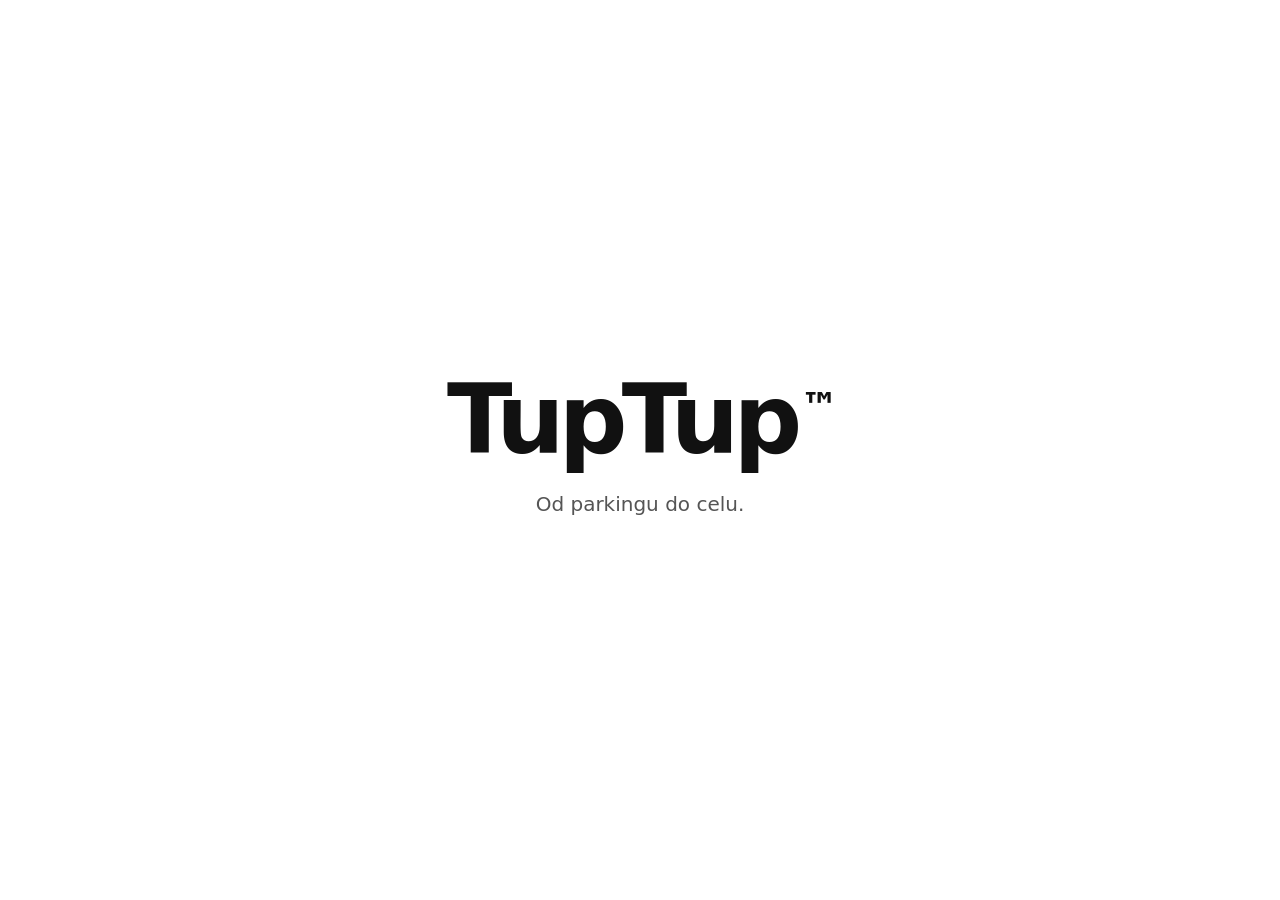
<file: index.html>
<!doctype html>
<html lang="pl">
<head>
  <meta charset="utf-8">
  <meta name="viewport" content="width=device-width, initial-scale=1">
  <title>TupTup™</title>
  <link rel="icon" href="/favicon.ico" type="image/x-icon">
  <link rel="stylesheet" href="styles.css">
</head>
<body>
  <main>
    <h1>
      TupTup<span class="tm">™</span>
    </h1>
    <p>Od parkingu do celu.</p>
  </main>
</body>
</html>
</file>
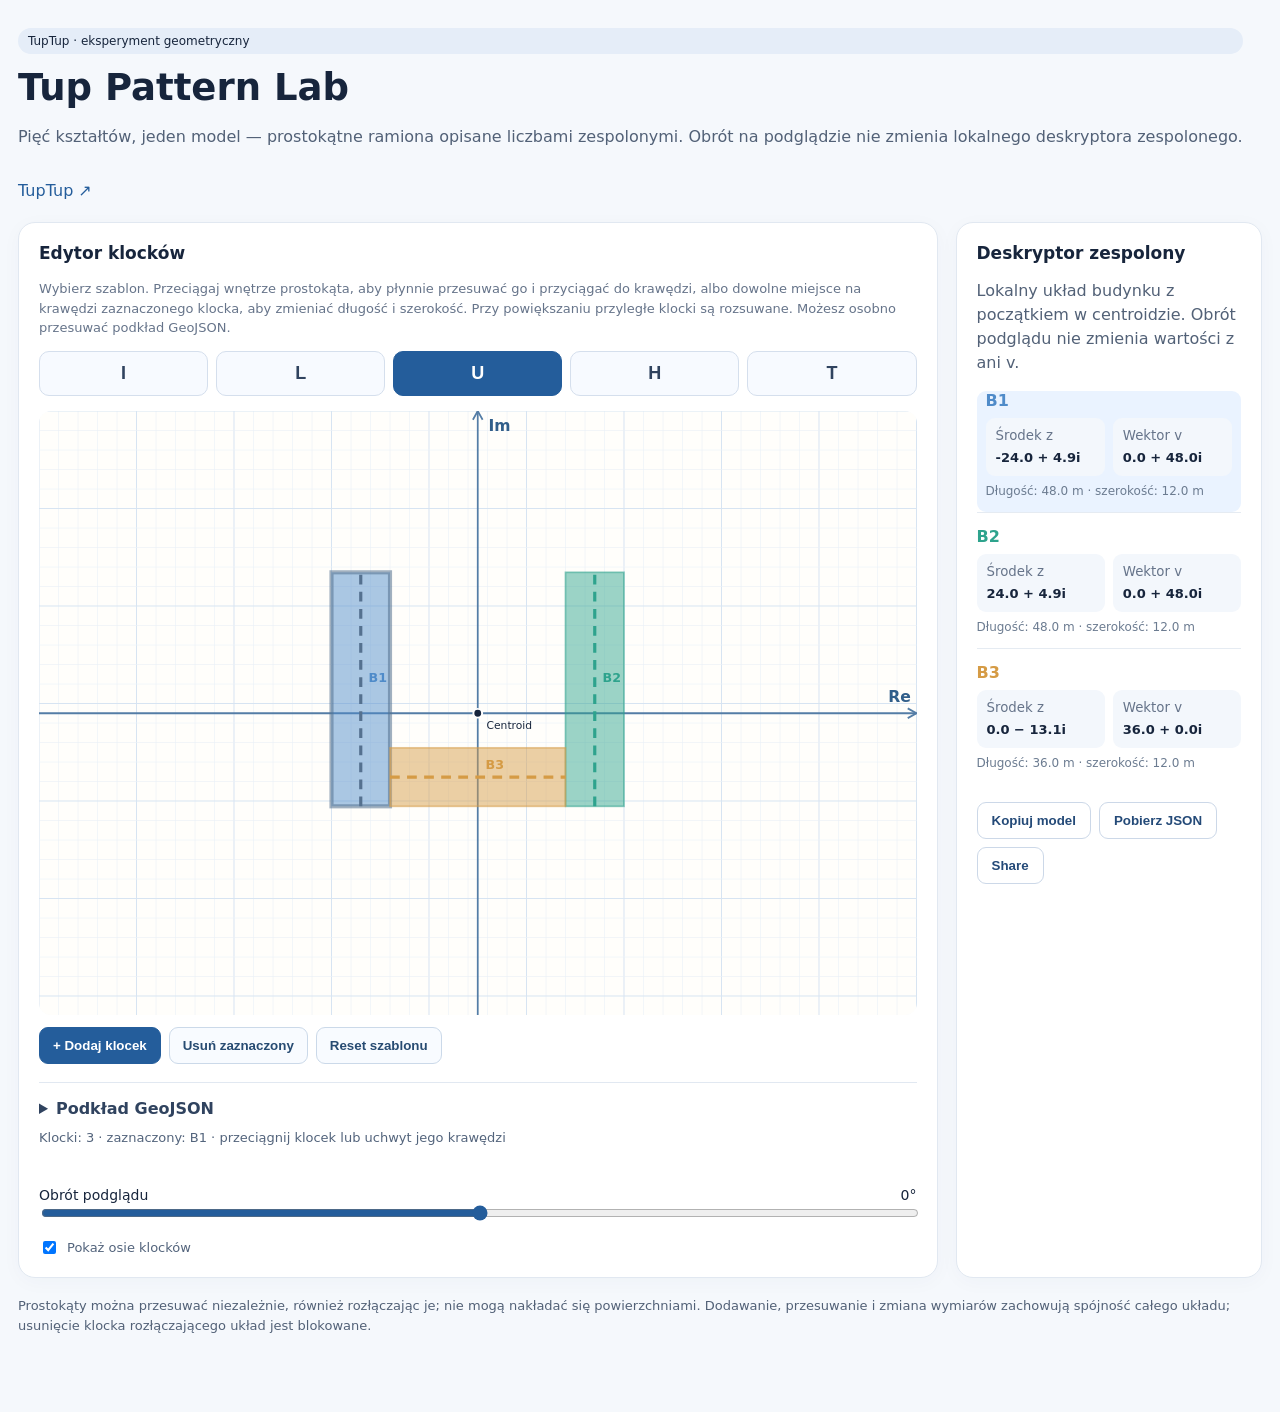
<file: pattern-lab/index.html>
<!doctype html>
<html lang="pl"><head><meta charset="utf-8"><meta name="viewport" content="width=device-width,initial-scale=1">
<title>Tup Pattern Lab — klocki zespolone</title>
<style>
:root{font-family:system-ui,-apple-system,Segoe UI,sans-serif;color:#17253c;background:#f5f8fc}*{box-sizing:border-box}body{margin:0}.wrap{max-width:1600px;margin:auto;padding:28px 18px 64px}header{display:flex;align-items:baseline;justify-content:space-between;gap:16px;flex-wrap:wrap}h1{font-size:clamp(25px,4vw,37px);margin:12px 0 5px}p{color:#526177;line-height:1.5}a{color:#245d9b;text-decoration:none}.tag{font-size:12px;background:#e5edf8;padding:6px 10px;border-radius:100px}.layout{display:grid;grid-template-columns:minmax(0,3fr) minmax(290px,1fr);gap:18px;margin-top:22px}.card{background:#fff;border:1px solid #e1e8f1;border-radius:17px;padding:20px;box-shadow:0 4px 20px #1b355b08}.card h2{font-size:17px;margin:0 0 16px}.tabs{display:grid;grid-template-columns:repeat(5,1fr);gap:8px;margin-bottom:15px}.tabs button{border:1px solid #d5dfed;background:#f7faff;padding:11px 4px;border-radius:10px;font-weight:700;font-size:18px;cursor:pointer;color:#30435f}.tabs button.active{background:#245d9b;color:white;border-color:#245d9b}svg{display:block;width:100%;height:auto;-webkit-user-select:none;user-select:none;-webkit-touch-callout:none;min-height:480px;border-radius:12px;background:#f8fbff}.line{display:flex;justify-content:space-between;gap:12px;margin:19px 0 7px;font-size:14px}.line output{font-variant-numeric:tabular-nums;color:#245d9b;font-weight:700}input[type=range]{width:100%;accent-color:#245d9b}label{cursor:pointer}.check{display:flex;align-items:center;gap:8px;margin-top:13px;color:#53647c;font-size:13px}.block{border-top:1px solid #e5ebf2;padding:14px 0}.block:first-child{border-top:0;padding-top:0}.block strong{display:block;margin-bottom:8px}.data{display:grid;grid-template-columns:1fr 1fr;gap:8px}.datum{background:#f3f7fc;border-radius:9px;padding:10px;min-width:0}.datum small{display:block;color:#66748a;margin-bottom:4px}.datum span{font-size:13px;font-weight:650;overflow-wrap:anywhere}.muted{font-size:12px;color:#6c7c91;margin-top:8px}.btn{border:1px solid #ccd8e8;background:#fff;border-radius:9px;padding:10px 14px;cursor:pointer;color:#244a78;font-weight:600}.actions{display:flex;gap:8px;flex-wrap:wrap;margin-top:18px}.foot{font-size:13px;margin-top:18px}@media(max-width:750px){.layout{grid-template-columns:1fr}.wrap{padding-top:16px}.card{padding:16px}}
.toolrow{display:flex;flex-wrap:wrap;gap:8px;margin:12px 0}.toolrow button{border:1px solid #cbd9e9;background:#f8fbff;border-radius:9px;padding:10px 13px;cursor:pointer;color:#274b72;font-weight:650}.toolrow button.primary{background:#245d9b;color:white;border-color:#245d9b}.toolrow button:disabled{opacity:.4;cursor:not-allowed}#scene{touch-action:none;user-select:none;-webkit-user-select:none;cursor:default}#scene *{user-select:none;-webkit-user-select:none}::selection{background:transparent}#scene [data-id]{cursor:grab}#scene.dragging [data-id]{cursor:grabbing}#scene [data-resize]{cursor:ew-resize}#scene [data-resize="n"],#scene [data-resize="s"]{cursor:ns-resize}#scene [data-resize="e"],#scene [data-resize="w"]{cursor:ew-resize}.help{font-size:13px;color:#66748a}.status{font-size:12px;min-height:18px;color:#9c5c16}.value-active{background:#eaf3ff;border-radius:9px;padding-left:9px!important;padding-right:9px!important}.sliderline{display:flex;justify-content:space-between;font-size:14px;margin-top:12px}.selection{font-size:13px;color:#53647c;margin:12px 0}
.geo-panel{margin-top:18px;border-top:1px solid #e1e8f1;padding-top:16px}.geo-panel summary{cursor:pointer;font-weight:650;color:#30435f}.geo-panel textarea{width:100%;min-height:115px;resize:vertical;border:1px solid #d5dfed;border-radius:9px;padding:10px;margin-top:12px;font:12px/1.45 ui-monospace,monospace;background:#fbfcfe}.geo-panel .check{margin:10px 0}.geo-panel .toolrow{margin:8px 0}.geo-hint{font-size:12px;color:#6b7c90}
</style></head><body><div class="wrap">
<header><div><div class="tag">TupTup · eksperyment geometryczny</div><h1>Tup Pattern Lab</h1><p>Pięć kształtów, jeden model — prostokątne ramiona opisane liczbami zespolonymi. Obrót na podglądzie nie zmienia lokalnego deskryptora zespolonego.</p></div><a href="../">TupTup ↗</a></header>
<div class="layout"><section class="card"><h2>Edytor klocków</h2>
<p class="help">Wybierz szablon. Przeciągaj wnętrze prostokąta, aby płynnie przesuwać go i przyciągać do krawędzi, albo dowolne miejsce na krawędzi zaznaczonego klocka, aby zmieniać długość i szerokość. Przy powiększaniu przyległe klocki są rozsuwane. Możesz osobno przesuwać podkład GeoJSON.</p>
<div class="tabs" id="tabs"></div>
<svg id="scene" viewBox="0 0 900 620" role="img" aria-label="Edytor rzutu budynku: przeciągaj klocki"></svg>
<div class="toolrow"><button class="primary" id="add">+ Dodaj klocek</button><button id="remove">Usuń zaznaczony</button><button id="reset">Reset szablonu</button></div>
<details class="geo-panel"><summary>Podkład GeoJSON</summary>
<p class="geo-hint">Wklej GeoJSON (Polygon, MultiPolygon, Feature lub FeatureCollection). Geometria zostanie wycentrowana i pokazana w skali metrów, w delikatnej szarości.</p>
<textarea id="geo-input" spellcheck="false" placeholder='Wklej tutaj GeoJSON…'></textarea>
<div class="toolrow"><button id="geo-load">Wczytaj podkład</button><button id="geo-clear">Usuń podkład</button></div>
<label class="check"><input type="checkbox" id="geo-visible" checked> Pokaż podkład</label>

<label class="check"><input type="checkbox" id="geo-move"> Przesuwaj podkład myszą (tryb podkładu)</label>
<div class="geo-hint" id="geo-status" aria-live="polite">Brak podkładu.</div>
</details><div class="selection" id="selection"></div><div class="status" id="status" aria-live="polite"></div>
<div class="sliderline"><label for="angle">Obrót podglądu</label><output id="angleValue">0°</output></div>
<input id="angle" type="range" min="-180" max="180" step="1" value="0">
<label class="check"><input id="axes" type="checkbox" checked> Pokaż osie klocków</label>
</section><section class="card"><h2>Deskryptor zespolony</h2><p>Lokalny układ budynku z początkiem w centroidzie. Obrót podglądu nie zmienia wartości z ani v.</p>
<div id="values"></div><div class="actions"><button class="btn" id="copy">Kopiuj model</button><button class="btn" id="json">Pobierz JSON</button><button class="btn" id="share">Share</button></div></section></div>
<p class="foot">Prostokąty można przesuwać niezależnie, również rozłączając je; nie mogą nakładać się powierzchniami. Dodawanie, przesuwanie i zmiana wymiarów zachowują spójność całego układu; usunięcie klocka rozłączającego układ jest blokowane.</p>
<script>
const templates={
I:[[-6,-24,12,48]],
L:[[-24,-24,12,48],[-12,-24,36,12]],
U:[[-30,-24,12,48],[18,-24,12,48],[-18,-24,36,12]],
H:[[-30,-24,12,48],[18,-24,12,48],[-18,-6,36,12]],
T:[[-6,-24,12,36],[-30,12,60,12]]
};
const colors=['#4f8bc9','#2ea38d','#d59b45','#9565bc','#d67c83','#47a5b6','#8b9c4a'];
let blocks=[],selected=null,nextId=1,shape='U',angle=0,axes=true,drag=null,scale=3,geoRings=[],geoVisible=true,geoMove=false,geoOffset={x:0,y:0},viewCenter=null,viewScale=null;
const svg=document.getElementById('scene');
const fmt=n=>(Math.abs(n)<.05?0:n).toFixed(1);
const complex=(x,y)=>fmt(x)+(y<-.05?' − ':' + ')+fmt(Math.abs(y))+'i';
const eps=1e-6;
function rect(x,y,w,h){return {id:nextId++,x,y,w,h};}
function load(name){shape=name;nextId=1;blocks=templates[name].map(p=>rect(...p));selected=blocks[0].id;drag=null;viewCenter=centroid();viewScale=null;notice('');render();}
function overlap(a,b){return Math.min(a.x+a.w,b.x+b.w)-Math.max(a.x,b.x)>eps&&Math.min(a.y+a.h,b.y+b.h)-Math.max(a.y,b.y)>eps;}
function adjacent(a,b){const v=Math.min(a.y+a.h,b.y+b.h)-Math.max(a.y,b.y),h=Math.min(a.x+a.w,b.x+b.w)-Math.max(a.x,b.x);
return (v>eps&&(Math.abs(a.x+a.w-b.x)<eps||Math.abs(b.x+b.w-a.x)<eps))||(h>eps&&(Math.abs(a.y+a.h-b.y)<eps||Math.abs(b.y+b.h-a.y)<eps));}
function valid(items){for(let i=0;i<items.length;i++)for(let j=i+1;j<items.length;j++)if(overlap(items[i],items[j]))return false;
if(!items.length)return false;
const seen=new Set([items[0].id]),queue=[items[0]];
while(queue.length){const a=queue.shift();for(const b of items)if(!seen.has(b.id)&&adjacent(a,b)){seen.add(b.id);queue.push(b);}}
return seen.size===items.length;}
function centroid(){let area=0,x=0,y=0;for(const b of blocks){const a=b.w*b.h;area+=a;x+=(b.x+b.w/2)*a;y+=(b.y+b.h/2)*a;}return {x:x/area,y:y/area};}
function model(){const c=centroid();return blocks.map(b=>{const horizontal=b.w>=b.h;return {id:b.id,z:{re:b.x+b.w/2-c.x,im:b.y+b.h/2-c.y},v:{re:horizontal?b.w:0,im:horizontal?0:b.h},width:horizontal?b.h:b.w,rectangle:{x:b.x,y:b.y,w:b.w,h:b.h}};});}
function candidates(moving,others,tx,ty){
const out=[],seen=new Set();
function push(x,y){const key=x.toFixed(5)+','+y.toFixed(5);if(seen.has(key))return;seen.add(key);const item={...moving,x,y};if(valid([...others,item]))out.push({x,y,score:(x-tx)**2+(y-ty)**2});}
for(const b of others){
const minY=b.y-moving.h+0.01,maxY=b.y+b.h-0.01;
const minX=b.x-moving.w+0.01,maxX=b.x+b.w-0.01;
if(minY<=maxY)for(const x of [b.x-moving.w,b.x+b.w]){
push(x,Math.max(minY,Math.min(maxY,ty)));
for(const y of [b.y,b.y+b.h-moving.h,minY,maxY])if(y>=minY&&y<=maxY)push(x,y);
}
if(minX<=maxX)for(const y of [b.y-moving.h,b.y+b.h]){
push(Math.max(minX,Math.min(maxX,tx)),y);
for(const x of [b.x,b.x+b.w-moving.w,minX,maxX])if(x>=minX&&x<=maxX)push(x,y);
}
}
out.sort((a,b)=>a.score-b.score);return out;
}
function resizeWithPush(originals,id,edge,candidate){
const initial=originals.find(b=>b.id===id),dx=edge==='e'?candidate.w-initial.w:edge==='w'?candidate.x-initial.x:0,dy=edge==='n'?candidate.h-initial.h:edge==='s'?candidate.y-initial.y:0;
const delta=edge==='e'?dx:edge==='w'?dx:edge==='n'?dy:dy;
const axis=(edge==='e'||edge==='w')?'x':'y';
const movingFace=edge==='e'?initial.x+initial.w:edge==='w'?initial.x:edge==='n'?initial.y+initial.h:initial.y;
const side=edge==='e'||edge==='n'?1:-1;
const others=originals.filter(b=>b.id!==id);
const moved=new Set();
const queue=[];
const faceTouch=b=>{
const span=axis==='x'?Math.min(initial.y+initial.h,b.y+b.h)-Math.max(initial.y,b.y):Math.min(initial.x+initial.w,b.x+b.w)-Math.max(initial.x,b.x);
const near=axis==='x'?(side>0?b.x:b.x+b.w):(side>0?b.y:b.y+b.h);
return span>eps&&Math.abs(near-movingFace)<eps;
};
for(const b of others)if(faceTouch(b)){moved.add(b.id);queue.push(b);}
while(queue.length){const current=queue.shift();for(const b of others){if(moved.has(b.id))continue;if(adjacent(current,b)){moved.add(b.id);queue.push(b);}}}
const result=originals.map(b=>b.id===id?{...candidate}:{...b,[axis]:b[axis]+(moved.has(b.id)?delta:0)});
return valid(result)?result:null;
}
function notice(t){document.getElementById('status').textContent=t;}
function color(i){return colors[i%colors.length];}
function parseGeoJSON(text){
if(text.length>2000000)throw Error('Plik jest zbyt duży (limit 2 MB).');
const root=JSON.parse(text),rings=[];
function visit(g){if(!g)return;
switch(g.type){
case 'FeatureCollection':(g.features||[]).forEach(visit);break;
case 'Feature':visit(g.geometry);break;
case 'GeometryCollection':(g.geometries||[]).forEach(visit);break;
case 'Polygon':(g.coordinates||[]).forEach(r=>rings.push(r));break;
case 'MultiPolygon':(g.coordinates||[]).forEach(poly=>poly.forEach(r=>rings.push(r)));break;
default:throw Error('Obsługiwane są wyłącznie geometrie poligonowe.');
}}
visit(root);
if(!rings.length)throw Error('Brak poligonów.');
const all=rings.flat();if(all.length>20000)throw Error('Za dużo punktów (limit 20 000).');
if(all.some(p=>!Array.isArray(p)||p.length<2||!Number.isFinite(p[0])||!Number.isFinite(p[1])))throw Error('Nieprawidłowe współrzędne.');
const minX=Math.min(...all.map(p=>p[0])),maxX=Math.max(...all.map(p=>p[0])),minY=Math.min(...all.map(p=>p[1])),maxY=Math.max(...all.map(p=>p[1]));
const geographic=minX>=-180&&maxX<=180&&minY>=-90&&maxY<=90;
const lat=(minY+maxY)/2*Math.PI/180,fx=geographic?111320*Math.cos(lat):1,fy=geographic?111320:1,cx=(minX+maxX)/2,cy=(minY+maxY)/2;
const result=rings.map(r=>r.map(p=>({x:(p[0]-cx)*fx,y:(p[1]-cy)*fy})));
if(result.some(r=>r.length<3))throw Error('Poligon wymaga co najmniej trzech punktów.');
return result;
}
function geoBounds(){return geoRings.flat().map(p=>({x:p.x+geoOffset.x,y:p.y+geoOffset.y}));}
document.getElementById('geo-load').onclick=()=>{try{const rings=parseGeoJSON(document.getElementById('geo-input').value);geoRings=rings;geoOffset={x:0,y:0},viewCenter=null,viewScale=null;geoVisible=true;document.getElementById('geo-visible').checked=true;document.getElementById('geo-status').textContent='Wczytano '+rings.length+' pierścieni. Podkład wycentrowany względem centroidu budynku.';draw();}catch(e){document.getElementById('geo-status').textContent='Błąd: '+e.message;}};
document.getElementById('geo-clear').onclick=()=>{geoRings=[];geoOffset={x:0,y:0},viewCenter=null,viewScale=null;document.getElementById('geo-input').value='';document.getElementById('geo-status').textContent='Brak podkładu.';draw();};
document.getElementById('geo-visible').onchange=e=>{geoVisible=e.target.checked;draw();};

document.getElementById('geo-move').onchange=e=>{geoMove=e.target.checked;svg.style.cursor=geoMove?'move':'default';document.getElementById('geo-status').textContent=geoMove?'Przeciągnij puste miejsce na obszarze roboczym, aby przesunąć podkład.':'Tryb edycji klocków.';};
function draw(){
const c=viewCenter||centroid(),a=angle*Math.PI/180,cs=Math.cos(a),sn=Math.sin(a);
const points=blocks.flatMap(b=>[[b.x,b.y],[b.x+b.w,b.y],[b.x+b.w,b.y+b.h],[b.x,b.y+b.h]].map(([x,y])=>{x-=c.x;y-=c.y;return [x*cs-y*sn,x*sn+y*cs];}));
const overlayPoints=geoVisible?geoBounds().map(p=>[p.x*cs-p.y*sn,p.x*sn+p.y*cs]):[];
const extent=Math.max(40,...points.concat(overlayPoints).flatMap(p=>[Math.abs(p[0])*1.15,Math.abs(p[1])*1.15]));
scale=viewScale??Math.min(5,275/extent);if(viewScale===null)viewScale=scale;
let parts=[];
parts.push('<rect width="900" height="620" fill="#fffefb"/>');
for(let x=0;x<=900;x+=20)parts.push('<line x1="'+x+'" y1="0" x2="'+x+'" y2="620" stroke="'+(x%100===0?'#d6e4f2':'#eaf1f8')+'" stroke-width="'+(x%100===0?1:.65)+'"/>');
for(let y=0;y<=620;y+=20)parts.push('<line x1="0" y1="'+y+'" x2="900" y2="'+y+'" stroke="'+(y%100===0?'#d6e4f2':'#eaf1f8')+'" stroke-width="'+(y%100===0?1:.65)+'"/>');
parts.push('<line x1="0" y1="310" x2="900" y2="310" stroke="#547da6" stroke-width="1.8"/>');
parts.push('<line x1="450" y1="0" x2="450" y2="620" stroke="#547da6" stroke-width="1.8"/>');
parts.push('<path d="M891 305 L900 310 L891 315 M445 9 L450 0 L455 9" fill="none" stroke="#547da6" stroke-width="1.8"/>');
parts.push('<text x="871" y="298" font-size="16" font-weight="700" fill="#315e8a">Re</text>');
parts.push('<text x="461" y="20" font-size="16" font-weight="700" fill="#315e8a">Im</text>');
parts.push('<circle cx="450" cy="310" r="3.5" fill="#315e8a"/>');
parts.push('<g transform="translate(450 310) scale('+scale+' '+(-scale)+') rotate('+angle+') translate('+(-c.x)+' '+(-c.y)+')">');
if(geoVisible&&geoRings.length){
const paths=geoRings.map(r=>r.map((p,i)=>(i?'L':'M')+(p.x+geoOffset.x+c.x)+' '+(p.y+geoOffset.y+c.y)).join(' ')+' Z').join(' ');
parts.push('<path d="'+paths+'" fill="#9ca3af" fill-opacity=".13" fill-rule="evenodd" stroke="#8b929c" stroke-opacity=".5" stroke-width=".65" pointer-events="none"/>');
}
blocks.forEach((b,i)=>{const stroke=selected===b.id?'#55718f':color(i),sw=selected===b.id?.85:.35;
parts.push('<rect data-id="'+b.id+'" x="'+b.x+'" y="'+b.y+'" width="'+b.w+'" height="'+b.h+'" fill="'+color(i)+'" fill-opacity=".48" stroke="'+stroke+'" stroke-opacity=".55" stroke-width="'+sw+'"/>');
if(axes){const x=b.x+b.w/2,y=b.y+b.h/2;
parts.push('<line x1="'+(b.w>=b.h?b.x:x)+'" y1="'+(b.w>=b.h?y:b.y)+'" x2="'+(b.w>=b.h?b.x+b.w:x)+'" y2="'+(b.w>=b.h?y:b.y+b.h)+'" stroke="'+stroke+'" stroke-width=".65" stroke-dasharray="2 1.5" pointer-events="none"/>');}
});
const active=blocks.find(b=>b.id===selected);
if(active){const b=active,hit=18/scale;
const edges=[['w',b.x,b.y,b.x,b.y+b.h],['e',b.x+b.w,b.y,b.x+b.w,b.y+b.h],['s',b.x,b.y,b.x+b.w,b.y],['n',b.x,b.y+b.h,b.x+b.w,b.y+b.h]];
for(const [edge,x1,y1,x2,y2] of edges){
parts.push('<line data-resize="'+edge+'" data-id="'+b.id+'" x1="'+x1+'" y1="'+y1+'" x2="'+x2+'" y2="'+y2+'" stroke="transparent" stroke-width="'+hit+'" pointer-events="stroke"/>');
}
}
parts.push('</g>');
blocks.forEach((b,i)=>{const x=b.x+b.w/2-c.x,y=b.y+b.h/2-c.y,rx=x*cs-y*sn,ry=x*sn+y*cs;parts.push('<text x="'+(450+rx*scale+8)+'" y="'+(310-ry*scale-8)+'" font-size="13" font-weight="700" fill="'+color(i)+'" pointer-events="none">B'+b.id+'</text>');});
parts.push('<circle cx="450" cy="310" r="4.5" fill="#17253c" stroke="white" stroke-width="2" pointer-events="none"/><text x="459" y="326" font-size="11" fill="#17253c">Centroid</text>');
svg.innerHTML=parts.join('');
}
function render(){document.getElementById('tabs').innerHTML=Object.keys(templates).map(k=>'<button type="button" data-shape="'+k+'" class="'+(shape===k?'active':'')+'">'+k+'</button>').join('');
document.querySelectorAll('[data-shape]').forEach(b=>b.onclick=()=>load(b.dataset.shape));
document.getElementById('selection').textContent='Klocki: '+blocks.length+' · zaznaczony: B'+selected+' · przeciągnij klocek lub uchwyt jego krawędzi';
document.getElementById('remove').disabled=blocks.length===1;
document.getElementById('angleValue').textContent=angle+'°';
document.getElementById('values').innerHTML=model().map((b,i)=>'<div class="block '+(selected===b.id?'value-active':'')+'"><strong style="color:'+color(i)+'">B'+b.id+'</strong><div class="data"><div class="datum"><small>Środek z</small><span>'+complex(b.z.re,b.z.im)+'</span></div><div class="datum"><small>Wektor v</small><span>'+complex(b.v.re,b.v.im)+'</span></div></div><div class="muted">Długość: '+fmt(Math.hypot(b.v.re,b.v.im))+' m · szerokość: '+fmt(b.width)+' m</div></div>').join('');
draw();}
function point(e,frame){const r=svg.getBoundingClientRect(),sx=(e.clientX-r.left)*900/r.width,sy=(e.clientY-r.top)*620/r.height,c=frame?.center||centroid(),zoom=frame?.scale||scale,x=(sx-450)/zoom,y=-(sy-310)/zoom,a=-(frame?.angle??angle)*Math.PI/180;return {x:x*Math.cos(a)-y*Math.sin(a)+c.x,y:x*Math.sin(a)+y*Math.cos(a)+c.y};}
svg.addEventListener('dragstart',e=>e.preventDefault());
svg.addEventListener('selectstart',e=>e.preventDefault());
svg.addEventListener('pointerdown',e=>{e.preventDefault();const id=Number(e.target.getAttribute('data-id'));if(geoMove&&geoRings.length&&!id){const frame={center:viewCenter||centroid(),scale,angle};drag={mode:'geo',frame,start:point(e,frame),offset:{...geoOffset}};svg.setPointerCapture(e.pointerId);return;}if(!id)return;const b=blocks.find(v=>v.id===id);selected=id;const frame={center:viewCenter||centroid(),scale,angle};const p=point(e,frame),edge=e.target.getAttribute('data-resize');
drag={id,frame,start:p,original:{...b},startBlocks:blocks.map(v=>({...v})),mode:edge?'resize':'move',edge,dx:p.x-b.x,dy:p.y-b.y};
svg.setPointerCapture(e.pointerId);svg.classList.add('dragging');notice('');render();});
svg.addEventListener('pointermove',e=>{if(!drag)return;const p=point(e,drag.frame);if(drag.mode==='geo'){geoOffset={x:drag.offset.x+p.x-drag.start.x,y:drag.offset.y+p.y-drag.start.y};draw();return;}const b=blocks.find(v=>v.id===drag.id),others=blocks.filter(v=>v.id!==b.id);
if(drag.mode==='resize'){
const original=drag.original,deltaX=p.x-drag.start.x,deltaY=p.y-drag.start.y,min=4,step=0.5;
const snap=n=>Math.round(n/step)*step;
const candidate={...original};
switch(drag.edge){
case 'e':candidate.w=Math.max(min,snap(original.w+deltaX));break;
case 'w':candidate.w=Math.max(min,snap(original.w-deltaX));candidate.x=original.x+original.w-candidate.w;break;
case 'n':candidate.h=Math.max(min,snap(original.h+deltaY));break;
case 's':candidate.h=Math.max(min,snap(original.h-deltaY));candidate.y=original.y+original.h-candidate.h;break;
}
const direct=drag.startBlocks.map(v=>v.id===b.id?candidate:{...v});
const updated=valid(direct)?direct:resizeWithPush(drag.startBlocks,b.id,drag.edge,candidate);
if(updated){blocks=updated;notice('');render();}else notice('Nie można zmienić wymiaru bez rozłączenia lub nałożenia klocków.');
return;
}
const tx=p.x-drag.dx,ty=p.y-drag.dy;
const options=[{x:tx,y:ty,d:Infinity}],range=1.5;
for(const fixed of others){
const v=Math.min(ty+b.h,fixed.y+fixed.h)-Math.max(ty,fixed.y);
const u=Math.min(tx+b.w,fixed.x+fixed.w)-Math.max(tx,fixed.x);
if(v>0)for(const x of [fixed.x-b.w,fixed.x+fixed.w])if(Math.abs(x-tx)<range)options.push({x,y:ty,d:Math.abs(x-tx)});
if(u>0)for(const y of [fixed.y-b.h,fixed.y+fixed.h])if(Math.abs(y-ty)<range)options.push({x:tx,y,d:Math.abs(y-ty)});
}
options.sort((a,b)=>a.d-b.d);
const chosen=options.find(o=>!others.some(f=>overlap({...b,x:o.x,y:o.y},f)));
if(chosen){b.x=chosen.x;b.y=chosen.y;notice('');render();}
else notice('Klocek nie może nachodzić na inny prostokąt.');
});
function endDrag(){if(!drag)return;drag=null;svg.classList.remove('dragging');render();}
svg.addEventListener('pointerup',endDrag);svg.addEventListener('pointercancel',endDrag);svg.addEventListener('lostpointercapture',endDrag);
document.getElementById('add').onclick=()=>{const base=blocks.find(b=>b.id===selected)||blocks[blocks.length-1],newBlock=rect(base.x+base.w,base.y,12,24);const opts=candidates(newBlock,blocks,newBlock.x,newBlock.y);if(!opts.length){nextId--;notice('Nie znaleziono miejsca na nowy klocek.');return;}newBlock.x=opts[0].x;newBlock.y=opts[0].y;blocks.push(newBlock);selected=newBlock.id;notice('Dodano klocek B'+selected);render();};
document.getElementById('remove').onclick=()=>{if(blocks.length<=1)return;const rest=blocks.filter(b=>b.id!==selected);if(!valid(rest)){notice('Nie można usunąć: pozostałe klocki straciłyby połączenie.');return;}blocks=rest;selected=blocks[0].id;notice('Usunięto klocek.');render();};
document.getElementById('reset').onclick=()=>load(shape);
document.getElementById('angle').oninput=e=>{angle=Number(e.target.value);render();};
document.getElementById('axes').onchange=e=>{axes=e.target.checked;draw();};
document.getElementById('copy').onclick=async()=>{const text=model().map(b=>'B'+b.id+': z='+complex(b.z.re,b.z.im)+', v='+complex(b.v.re,b.v.im)+', w='+b.width).join('\n');try{await navigator.clipboard.writeText(text);notice('Skopiowano model.');}catch{window.prompt('Skopiuj model:',text);}};
document.getElementById('json').onclick=()=>{const data=JSON.stringify({template:shape,blocks:model()},null,2),url=URL.createObjectURL(new Blob([data],{type:'application/json'})),a=document.createElement('a');a.href=url;a.download='tup-pattern.json';a.click();setTimeout(()=>URL.revokeObjectURL(url),1000);};
load('U');
function encodePattern(){return '1;'+model().map(b=>[b.z.re,b.z.im,b.v.re,b.v.im,b.width].map(n=>Number(n.toFixed(8))).join(',')).join(';');}
function decodePattern(){
const raw=decodeURIComponent(location.hash.slice(3)),parts=raw.split(';');
if(parts.shift()!=='1'||parts.length<1||parts.length>100)throw Error('Nieprawidłowy format');
const items=parts.map((p,i)=>{const a=p.split(',').map(Number);if(a.length!==5||a.some(n=>!Number.isFinite(n)||Math.abs(n)>100000))throw Error('Nieprawidłowe dane');const [x,y,vx,vy,width]=a;if(width<4||(Math.abs(vx)>1e-7)===(Math.abs(vy)>1e-7))throw Error('Nieprawidłowy wektor');const w=vx?Math.abs(vx):width,h=vy?Math.abs(vy):width;return {id:i+1,x:x-w/2,y:y-h/2,w,h};});
if(!valid(items))throw Error('Układ nie jest spójny');blocks=items;nextId=items.length+1;selected=items[0].id;shape='custom';angle=0;viewCenter=centroid();viewScale=null;render();notice('Wczytano układ z linku.');
}
function readPattern(){if(location.hash.startsWith('#p='))try{decodePattern();}catch(e){notice('Błąd linku: '+e.message);}}
document.getElementById('share').onclick=async()=>{const u=new URL(location.href);u.hash='p='+encodeURIComponent(encodePattern());history.replaceState(null,'',u.href);try{if(navigator.share)await navigator.share({title:'Tup Pattern Lab',url:u.href});else await navigator.clipboard.writeText(u.href);notice('Link gotowy do udostępnienia.');}catch(e){if(e.name!=='AbortError')prompt('Skopiuj link:',u.href);}};
window.addEventListener('hashchange',readPattern);
readPattern();
</script></body></html>
</file>
<file: styles.css>
body {
  margin: 0;
  min-height: 100vh;
  display: grid;
  place-items: center;
  background: #ffffff;
  color: #111111;
  font-family: system-ui, -apple-system, BlinkMacSystemFont, "Segoe UI", sans-serif;
}

main {
  text-align: center;
  padding: 2rem;
}

h1 {
  font-size: clamp(2.5rem, 8vw, 6rem);
  letter-spacing: -0.06em;
  margin: 0;
  font-weight: 800;
}

.tm {
  font-size: 0.4em;
  vertical-align: super;
  margin-left: 4px;
}

p {
  margin-top: 1rem;
  font-size: clamp(1rem, 2vw, 1.25rem);
  color: #555;
}
</file>
